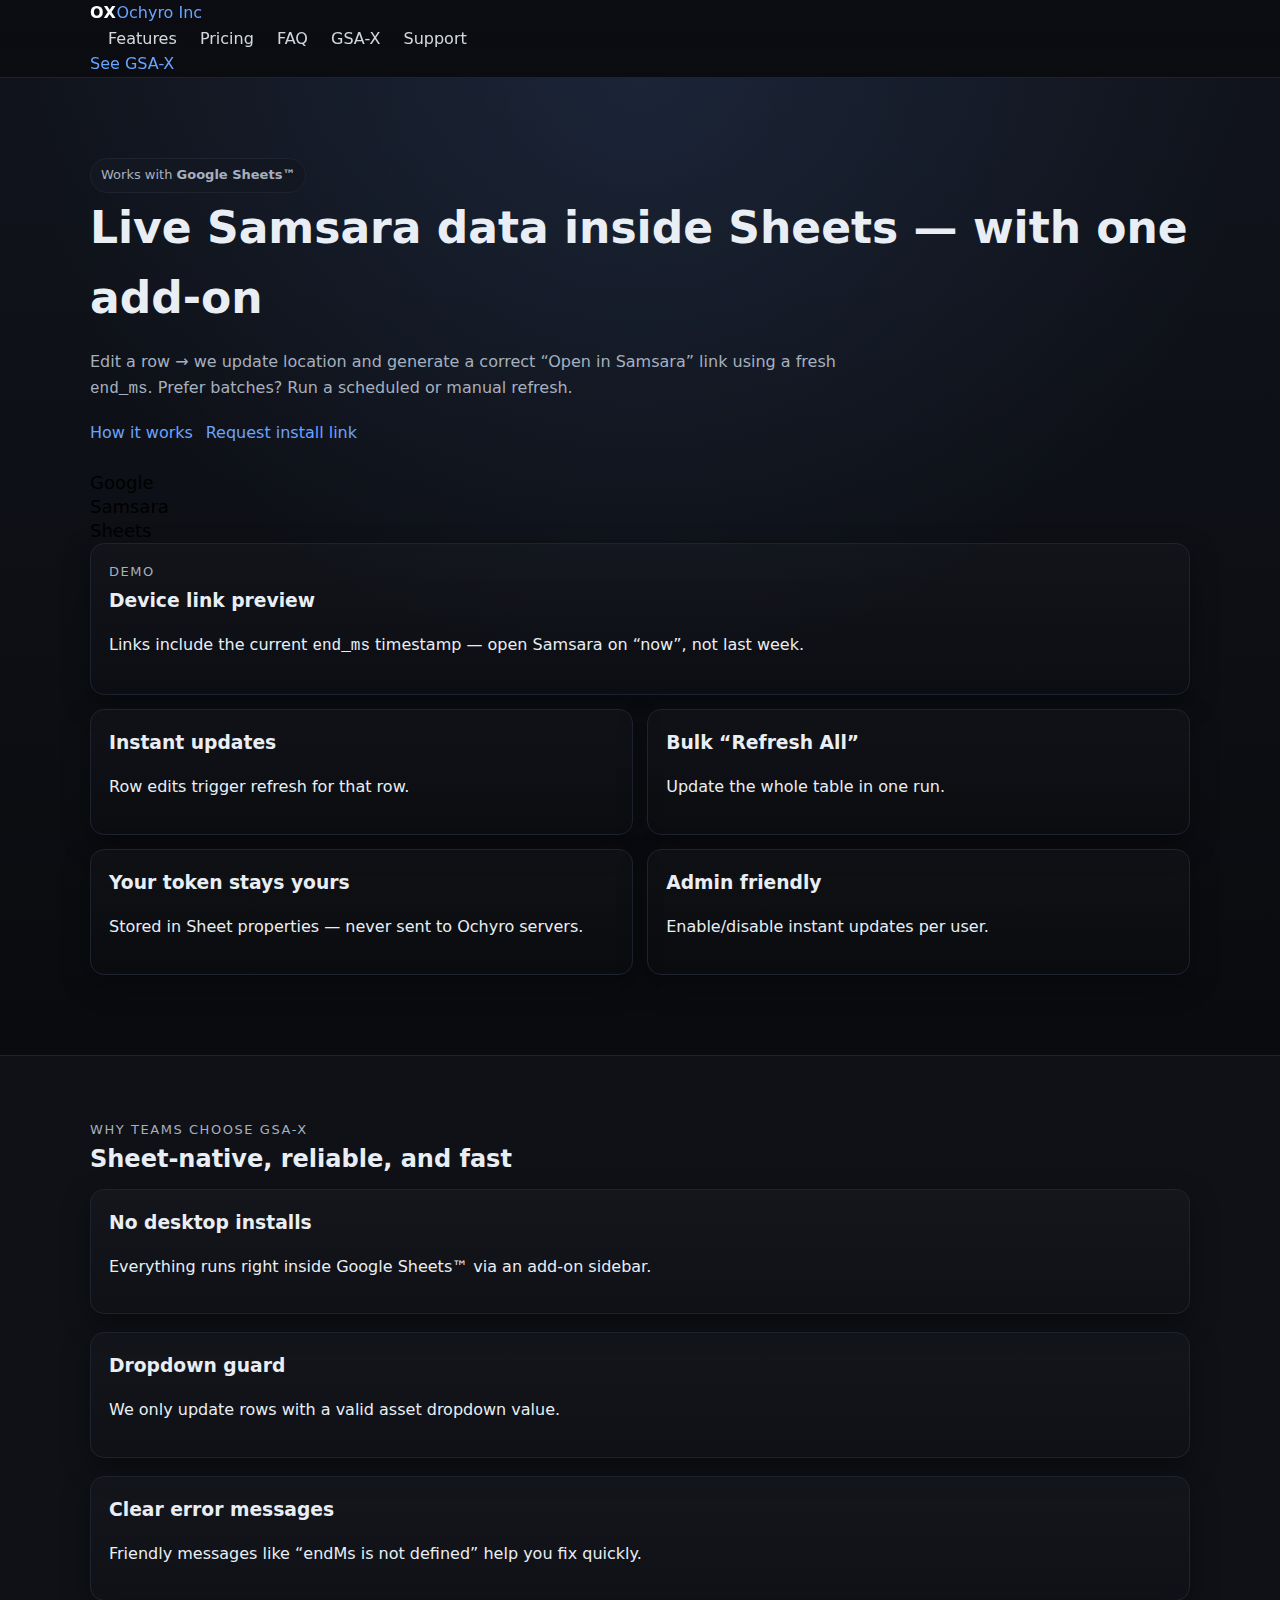
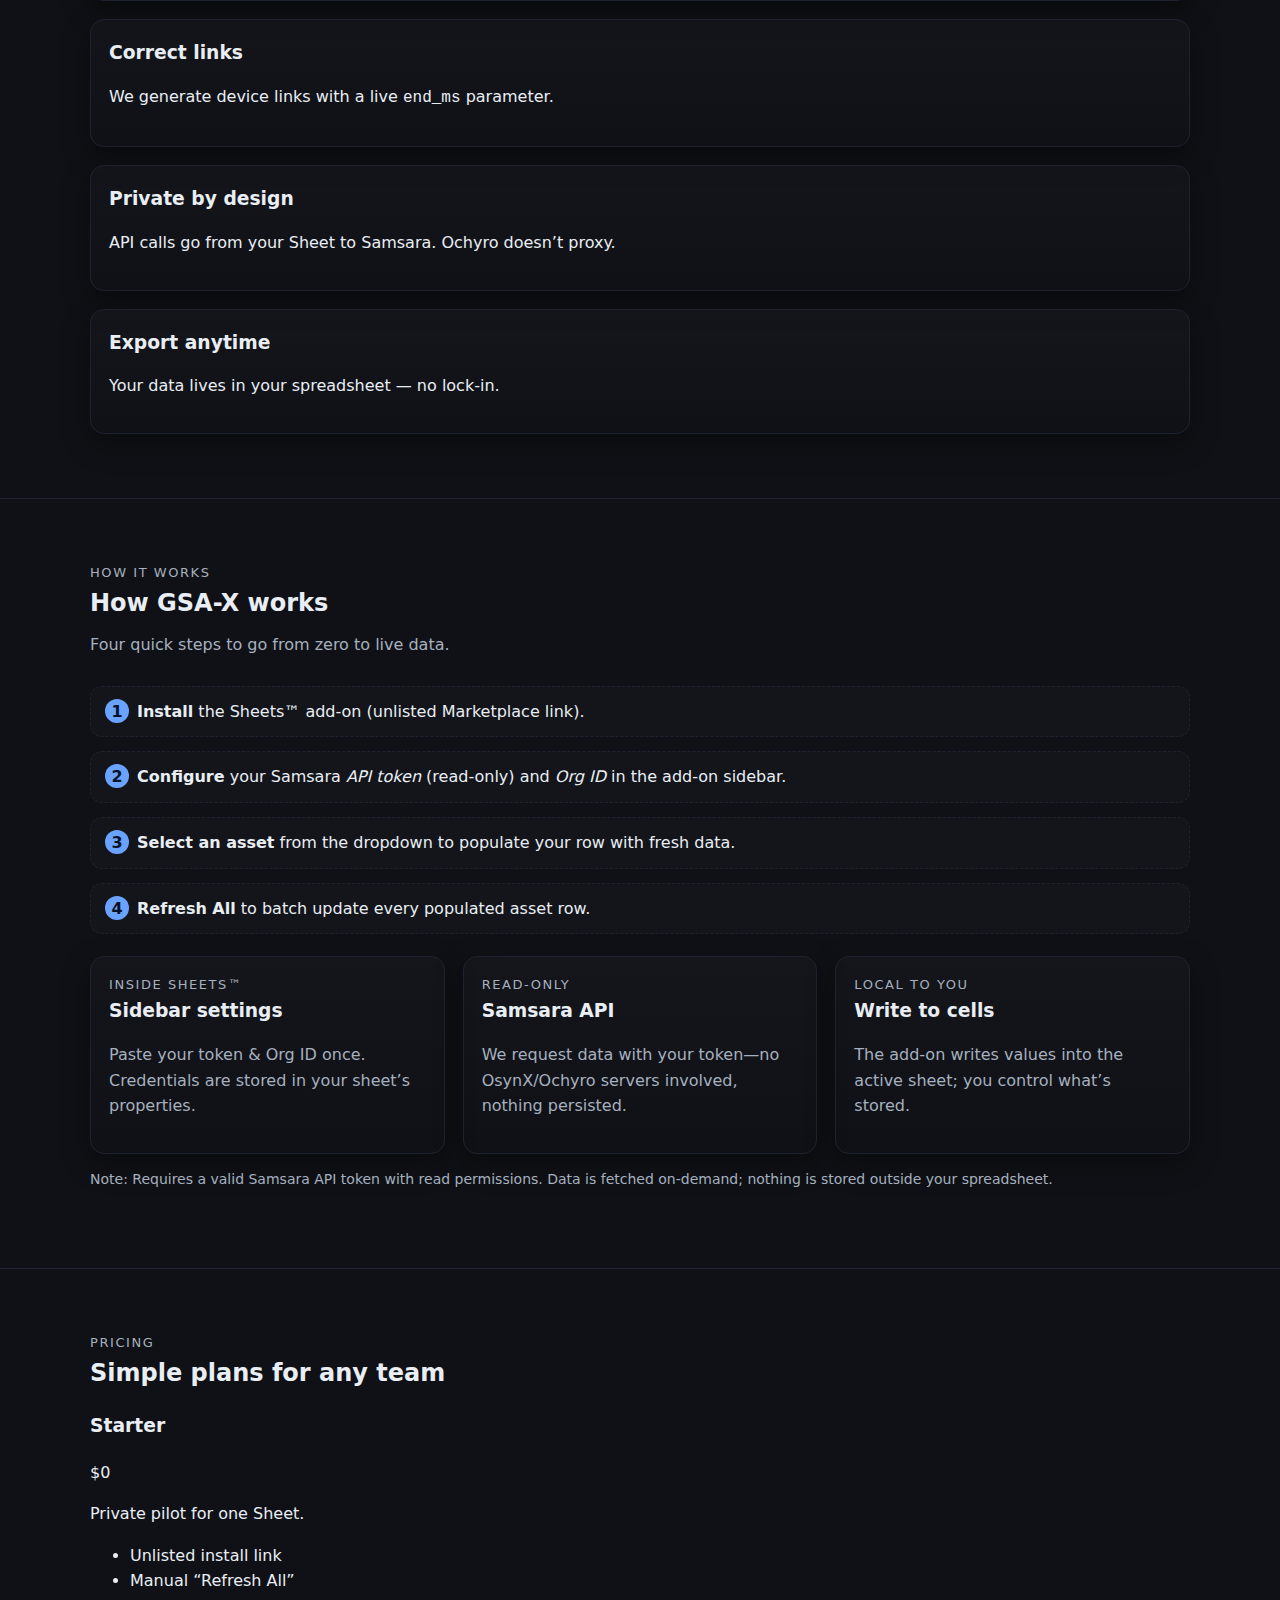
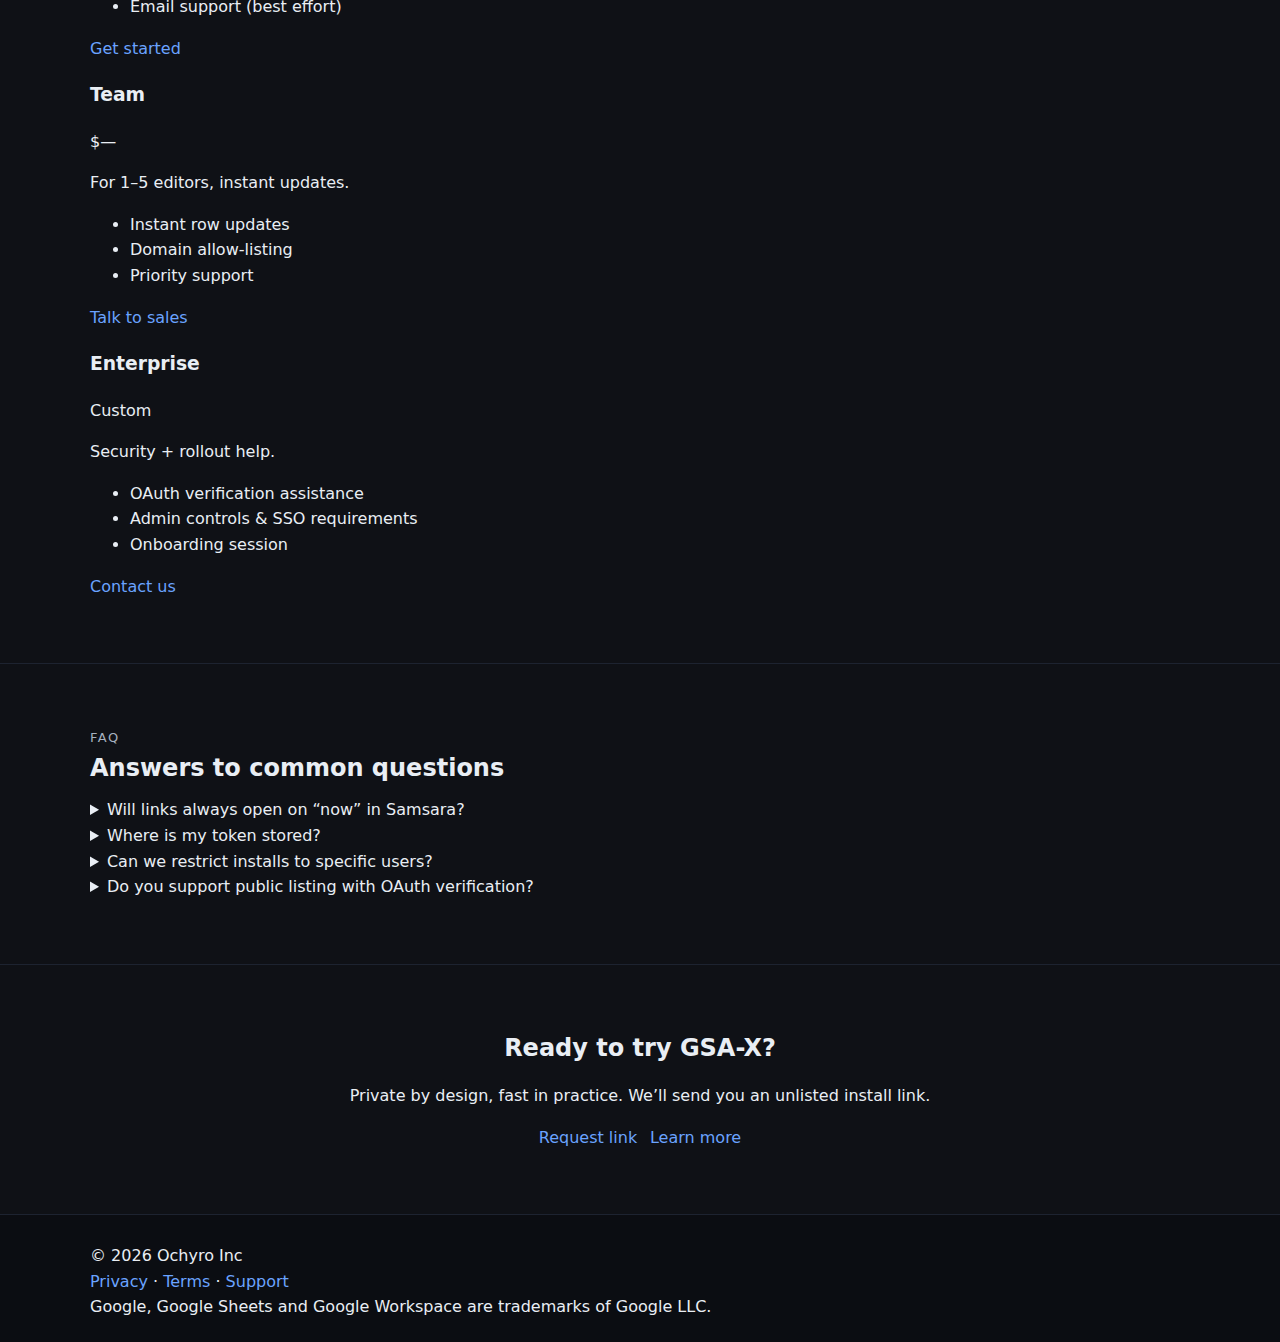
<file: index.html>
<!doctype html>
<html lang="en">
<head>
  <link rel="canonical" href="https://osynx.com/" />
  <meta charset="utf-8"/>
  <meta name="viewport" content="width=device-width, initial-scale=1"/>
  <title>Ochyro Inc — GSA-X for Google Sheets™</title>
  <meta name="description" content="GSA-X integrates Samsara with Google Sheets™. Instant row updates, scheduled refreshes, and link generation with end_ms — private by design."/>
  <meta property="og:title" content="GSA-X — Samsara → Google Sheets™"/>
  <meta property="og:description" content="Live Samsara locations and correct device links directly in Google Sheets™."/>
  <meta property="og:type" content="website"/>
  <link rel="stylesheet" href="styles.css"/>
</head>
<body>
<header class="site-header">
  <div class="container nav">
    <a class="brand" href="index.html" aria-label="Ochyro home">
      <span class="logo">OX</span><span>Ochyro Inc</span>
    </a>
    <nav class="links" aria-label="Primary">
      <a href="#features">Features</a>
      <a href="#pricing">Pricing</a>
      <a href="#faq">FAQ</a>
      <a href="gsa-x.html">GSA-X</a>
      <a href="support.html">Support</a>
    </nav>
    <a class="button" href="gsa-x.html">See GSA-X</a>
  </div>
</header>

<main>
  <!-- Hero -->
  <section class="hero">
    <div class="container wrap">
      <div>
        <div class="badge">Works with <strong>Google Sheets™</strong></div>
        <h1>Live Samsara data inside Sheets — with one add-on</h1>
        <p class="lead">Edit a row → we update location and generate a correct “Open in Samsara” link using a fresh <code>end_ms</code>. Prefer batches? Run a scheduled or manual refresh.</p>
        <div style="display:flex; gap:.8rem; margin-top:1.1rem; flex-wrap:wrap">
          <a class="button" href="#how">How it works</a>
          <a class="button secondary" href="mailto:ochyro@osynx.com">Request install link</a>
        </div>
        <div class="logos" style="margin-top:1.6rem">
          <img alt="Google" src="data:image/svg+xml;utf8,<svg xmlns='http://www.w3.org/2000/svg' width='88' height='24'><text x='0' y='18' font-family='system-ui,Segoe UI,Arial' font-size='18'>Google</text></svg>"/>
          <img alt="Samsara" src="data:image/svg+xml;utf8,<svg xmlns='http://www.w3.org/2000/svg' width='108' height='24'><text x='0' y='18' font-family='system-ui,Segoe UI,Arial' font-size='18'>Samsara</text></svg>"/>
          <img alt="Sheets" src="data:image/svg+xml;utf8,<svg xmlns='http://www.w3.org/2000/svg' width='92' height='24'><text x='0' y='18' font-family='system-ui,Segoe UI,Arial' font-size='18'>Sheets</text></svg>"/>
        </div>
      </div>

      <aside class="panel" role="img" aria-label="Preview">
        <div class="card" style="margin-bottom:.9rem">
          <div class="kicker">Demo</div>
          <h3 style="margin:.2rem 0 .4rem">Device link preview</h3>
          <p class="muted">Links include the current <code>end_ms</code> timestamp — open Samsara on “now”, not last week.</p>
        </div>
        <div class="grid" style="grid-template-columns:1fr 1fr; gap:.9rem">
          <div class="card"><h3>Instant updates</h3><p>Row edits trigger refresh for that row.</p></div>
          <div class="card"><h3>Bulk “Refresh All”</h3><p>Update the whole table in one run.</p></div>
          <div class="card"><h3>Your token stays yours</h3><p>Stored in Sheet properties — never sent to Ochyro servers.</p></div>
          <div class="card"><h3>Admin friendly</h3><p>Enable/disable instant updates per user.</p></div>
        </div>
      </aside>
    </div>
  </section>

  <!-- Features -->
  <section id="features" class="section">
    <div class="container">
      <div class="kicker">Why teams choose GSA-X</div>
      <h2>Sheet-native, reliable, and fast</h2>
      <div class="grid features">
        <div class="card"><h3>No desktop installs</h3><p>Everything runs right inside Google Sheets™ via an add-on sidebar.</p></div>
        <div class="card"><h3>Dropdown guard</h3><p>We only update rows with a valid asset dropdown value.</p></div>
        <div class="card"><h3>Clear error messages</h3><p>Friendly messages like “endMs is not defined” help you fix quickly.</p></div>
        <div class="card"><h3>Correct links</h3><p>We generate device links with a live <code>end_ms</code> parameter.</p></div>
        <div class="card"><h3>Private by design</h3><p>API calls go from your Sheet to Samsara. Ochyro doesn’t proxy.</p></div>
        <div class="card"><h3>Export anytime</h3><p>Your data lives in your spreadsheet — no lock-in.</p></div>
      </div>
    </div>
  </section>

  <!-- How it works -->
  <section id="how" class="section">
    <div class="container">
      <div class="kicker">How it works</div>
      <h2>How GSA-X works</h2>
      <p class="desc">Four quick steps to go from zero to live data.</p>

      <ol class="steps">
        <li><span class="step-num">1</span><strong>Install</strong> the Sheets™ add-on (unlisted Marketplace link).</li>
        <li><span class="step-num">2</span><strong>Configure</strong> your Samsara <em>API token</em> (read-only) and <em>Org ID</em> in the add-on sidebar.</li>
        <li><span class="step-num">3</span><strong>Select an asset</strong> from the dropdown to populate your row with fresh data.</li>
        <li><span class="step-num">4</span><strong>Refresh All</strong> to batch update every populated asset row.</li>
      </ol>

      <div class="grid grid-3" style="margin-top:22px">
        <div class="card">
          <div class="kicker">Inside Sheets™</div>
          <h3>Sidebar settings</h3>
          <p class="mute">Paste your token &amp; Org ID once. Credentials are stored in your sheet’s properties.</p>
        </div>
        <div class="card">
          <div class="kicker">Read-only</div>
          <h3>Samsara API</h3>
          <p class="mute">We request data with your token—no OsynX/Ochyro servers involved, nothing persisted.</p>
        </div>
        <div class="card">
          <div class="kicker">Local to you</div>
          <h3>Write to cells</h3>
          <p class="mute">The add-on writes values into the active sheet; you control what’s stored.</p>
        </div>
      </div>

      <p class="note" style="margin-top:14px">
        Note: Requires a valid Samsara API token with read permissions. Data is fetched on-demand; nothing is stored outside your spreadsheet.
      </p>
    </div>
  </section>

  <!-- Pricing -->
  <section id="pricing" class="section">
    <div class="container">
      <div class="kicker">Pricing</div>
      <h2>Simple plans for any team</h2>
      <div class="pricing">
        <div class="plan">
          <h3>Starter</h3>
          <div class="price">$0</div>
          <p class="muted">Private pilot for one Sheet.</p>
          <ul>
            <li>Unlisted install link</li>
            <li>Manual “Refresh All”</li>
            <li>Email support (best effort)</li>
          </ul>
          <div style="margin-top:1rem"><a class="button secondary" href="mailto:ochyro@osynx.com?subject=GSA-X%20Starter">Get started</a></div>
        </div>
        <div class="plan pop">
          <h3>Team</h3>
          <div class="price">$—</div>
          <p class="muted">For 1–5 editors, instant updates.</p>
          <ul>
            <li>Instant row updates</li>
            <li>Domain allow-listing</li>
            <li>Priority support</li>
          </ul>
          <div style="margin-top:1rem"><a class="button" href="mailto:ochyro@osynx.com?subject=GSA-X%20Team">Talk to sales</a></div>
        </div>
        <div class="plan">
          <h3>Enterprise</h3>
          <div class="price">Custom</div>
          <p class="muted">Security + rollout help.</p>
          <ul>
            <li>OAuth verification assistance</li>
            <li>Admin controls & SSO requirements</li>
            <li>Onboarding session</li>
          </ul>
          <div style="margin-top:1rem"><a class="button secondary" href="mailto:ochyro@osynx.com?subject=GSA-X%20Enterprise">Contact us</a></div>
        </div>
      </div>
    </div>
  </section>

  <!-- FAQ -->
  <section id="faq" class="section">
    <div class="container">
      <div class="kicker">FAQ</div>
      <h2>Answers to common questions</h2>
      <div class="faq">
        <details>
          <summary>Will links always open on “now” in Samsara?</summary>
          <p>Yes — we include a fresh <code>end_ms</code> timestamp when generating links, so the view aligns to the current time.</p>
        </details>
        <details>
          <summary>Where is my token stored?</summary>
          <p>In the Sheet’s document properties. It never touches Ochyro servers.</p>
        </details>
        <details>
          <summary>Can we restrict installs to specific users?</summary>
          <p>Yes. We distribute via unlisted Marketplace links and can enforce allow-lists by domain or email.</p>
        </details>
        <details>
          <summary>Do you support public listing with OAuth verification?</summary>
          <p>We can help your admin complete Google’s OAuth verification so the add-on installs externally without “unverified” warnings.</p>
        </details>
      </div>
    </div>
  </section>

  <!-- Closing CTA -->
  <section class="section">
    <div class="container panel" style="text-align:center">
      <h2>Ready to try GSA-X?</h2>
      <p class="muted" style="margin-bottom:1rem">Private by design, fast in practice. We’ll send you an unlisted install link.</p>
      <div style="display:flex; gap:.8rem; justify-content:center; flex-wrap:wrap">
        <a class="button" href="mailto:ochyro@osynx.com?subject=Request%20GSA-X%20install%20link">Request link</a>
        <a class="button secondary" href="gsa-x.html">Learn more</a>
      </div>
    </div>
  </section>
</main>

<footer class="site-footer">
  <div class="container row">
    <div>© <span id="y"></span> Ochyro Inc</div>
    <div><a href="privacy.html">Privacy</a> · <a href="terms.html">Terms</a> · <a href="support.html">Support</a></div>
    <div class="muted">Google, Google Sheets and Google Workspace are trademarks of Google LLC.</div>
  </div>
</footer>
<script>document.getElementById('y').textContent=new Date().getFullYear()</script>
</body>
</html>
</file>
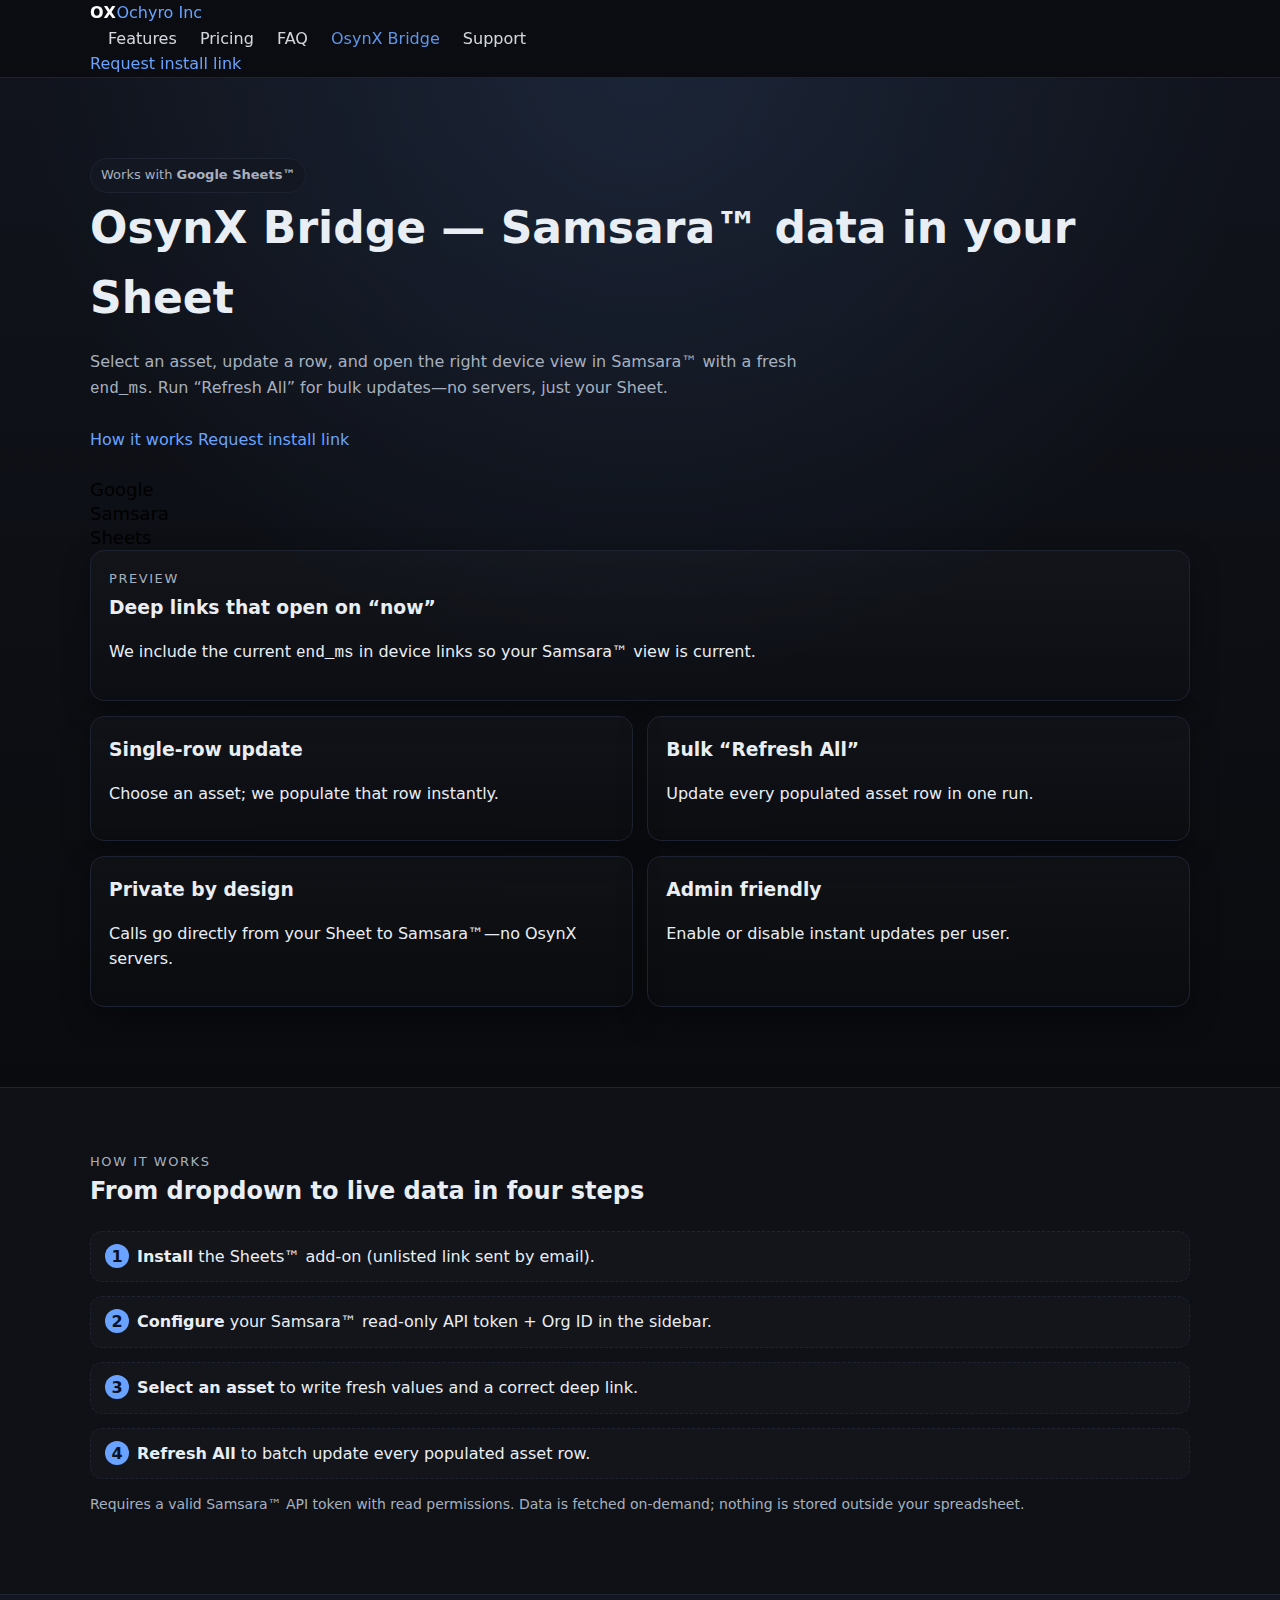
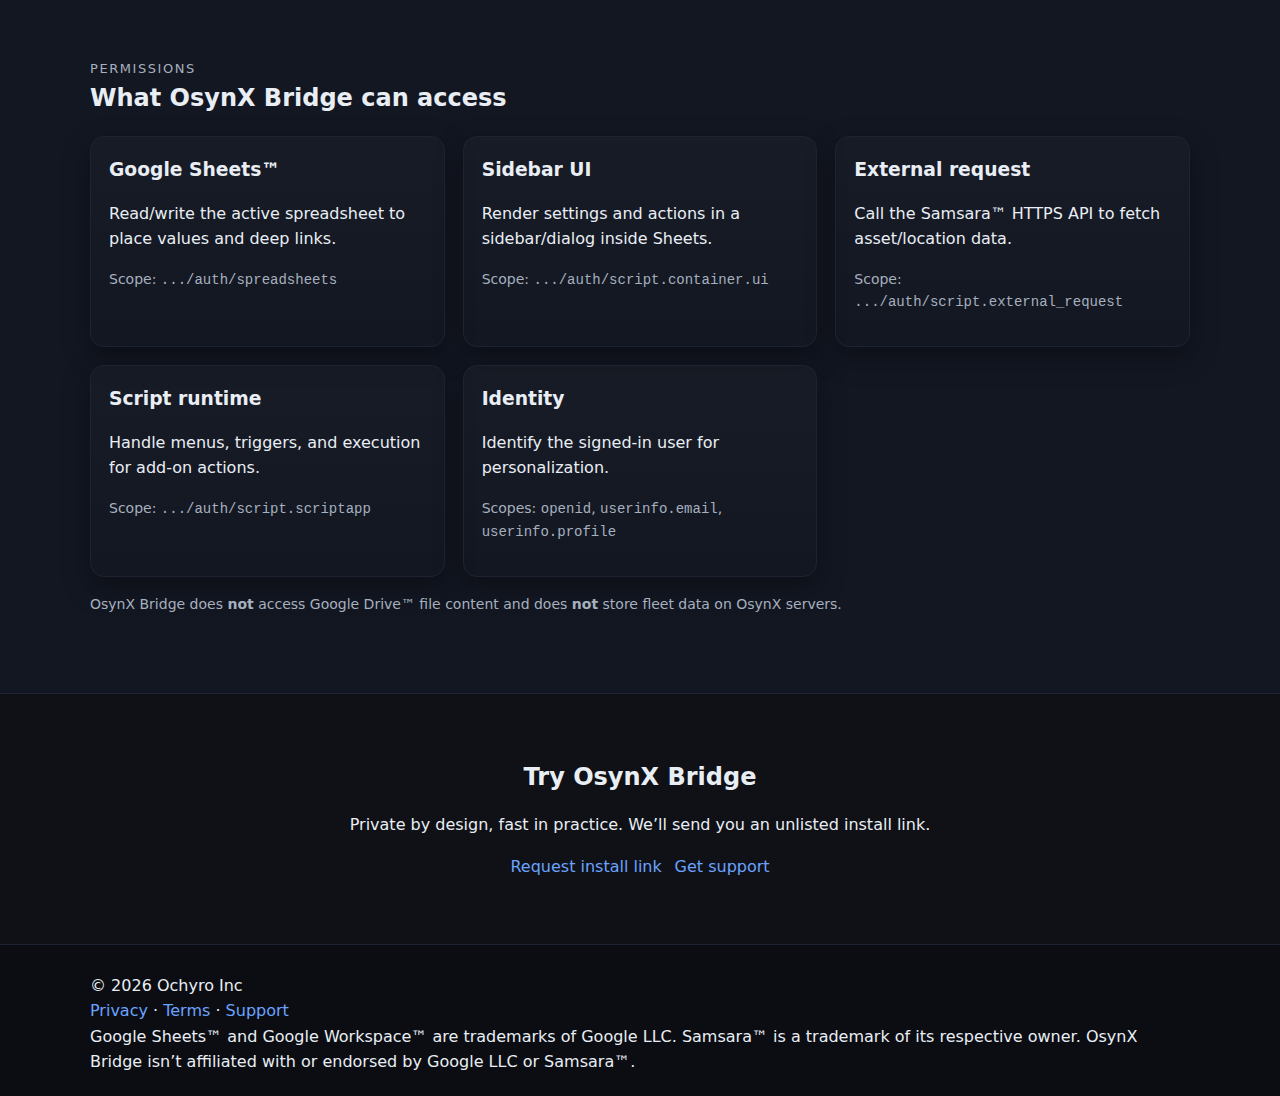
<file: osynx-bridge.html>
<!doctype html>
<html lang="en">
<head>
  <link rel="canonical" href="https://osynx.com/osynx-bridge.html" />
  <meta charset="utf-8"/>
  <meta name="viewport" content="width=device-width, initial-scale=1"/>
  <title>OsynX Bridge — Google Sheets™ add-on for Samsara™</title>
  <meta name="description" content="OsynX Bridge brings Samsara™ fleet data into Google Sheets™. Single-row updates, bulk refresh, and direct deep links—private by design."/>
  <meta property="og:title" content="OsynX Bridge — Samsara™ → Google Sheets™"/>
  <meta property="og:description" content="Look up assets, update rows, and open ‘now’ in Samsara™ right from Google Sheets™."/>
  <meta property="og:type" content="website"/>
  <link rel="stylesheet" href="styles.css"/>
</head>
<body>
<header class="site-header">
  <div class="container nav">
    <a class="brand" href="index.html" aria-label="Ochyro home">
      <span class="logo">OX</span><span>Ochyro Inc</span>
    </a>
    <nav class="links" aria-label="Primary">
      <a href="index.html#features">Features</a>
      <a href="index.html#pricing">Pricing</a>
      <a href="index.html#faq">FAQ</a>
      <a class="active" href="osynx-bridge.html">OsynX Bridge</a>
      <a href="support.html">Support</a>
    </nav>
    <a class="button" href="mailto:ochyro@osynx.com?subject=OsynX%20Bridge%20Install%20Request">Request install link</a>
  </div>
</header>

<main>
  <!-- Hero -->
  <section class="hero">
    <div class="container wrap">
      <div>
        <div class="badge">Works with <strong>Google Sheets™</strong></div>
        <h1>OsynX Bridge — Samsara™ data in your Sheet</h1>
        <p class="lead">
          Select an asset, update a row, and open the right device view in Samsara™ with a fresh
          <code>end_ms</code>. Run “Refresh All” for bulk updates—no servers, just your Sheet.
        </p>
        <div class="cta-row">
          <a class="button" href="#how">How it works</a>
          <a class="button secondary" href="mailto:ochyro@osynx.com?subject=OsynX%20Bridge%20Install%20Request">Request install link</a>
        </div>

        <div class="logos" style="margin-top:1.6rem">
          <img alt="Google"  src="data:image/svg+xml;utf8,<svg xmlns='http://www.w3.org/2000/svg' width='88' height='24'><text x='0' y='18' font-family='system-ui,Segoe UI,Arial' font-size='18'>Google</text></svg>"/>
          <img alt="Samsara" src="data:image/svg+xml;utf8,<svg xmlns='http://www.w3.org/2000/svg' width='108' height='24'><text x='0' y='18' font-family='system-ui,Segoe UI,Arial' font-size='18'>Samsara</text></svg>"/>
          <img alt="Sheets"  src="data:image/svg+xml;utf8,<svg xmlns='http://www.w3.org/2000/svg' width='92' height='24'><text x='0' y='18' font-family='system-ui,Segoe UI,Arial' font-size='18'>Sheets</text></svg>"/>
        </div>
      </div>

      <aside class="panel" aria-label="Product preview">
        <div class="card" style="margin-bottom:.9rem">
          <div class="kicker">Preview</div>
          <h3 style="margin:.2rem 0 .4rem">Deep links that open on “now”</h3>
          <p class="muted">We include the current <code>end_ms</code> in device links so your Samsara™ view is current.</p>
        </div>
        <div class="grid" style="grid-template-columns:1fr 1fr; gap:.9rem">
          <div class="card"><h3>Single-row update</h3><p>Choose an asset; we populate that row instantly.</p></div>
          <div class="card"><h3>Bulk “Refresh All”</h3><p>Update every populated asset row in one run.</p></div>
          <div class="card"><h3>Private by design</h3><p>Calls go directly from your Sheet to Samsara™—no OsynX servers.</p></div>
          <div class="card"><h3>Admin friendly</h3><p>Enable or disable instant updates per user.</p></div>
        </div>
      </aside>
    </div>
  </section>

  <!-- How it works -->
  <section id="how" class="section">
    <div class="container">
      <div class="kicker">How it works</div>
      <h2>From dropdown to live data in four steps</h2>
      <ol class="steps">
        <li><span class="step-num">1</span><strong>Install</strong> the Sheets™ add-on (unlisted link sent by email).</li>
        <li><span class="step-num">2</span><strong>Configure</strong> your Samsara™ read-only API token + Org ID in the sidebar.</li>
        <li><span class="step-num">3</span><strong>Select an asset</strong> to write fresh values and a correct deep link.</li>
        <li><span class="step-num">4</span><strong>Refresh All</strong> to batch update every populated asset row.</li>
      </ol>

      <p class="note" style="margin-top:14px">
        Requires a valid Samsara™ API token with read permissions. Data is fetched on-demand; nothing is stored outside your spreadsheet.
      </p>
    </div>
  </section>

  <!-- Permissions / Scopes -->
  <section class="section alt">
    <div class="container">
      <div class="kicker">Permissions</div>
      <h2>What OsynX Bridge can access</h2>
      <div class="grid grid-3" style="margin-top:18px">
        <div class="card">
          <h3>Google Sheets™</h3>
          <p class="muted">Read/write the active spreadsheet to place values and deep links.</p>
          <p class="note">Scope: <code>.../auth/spreadsheets</code></p>
        </div>
        <div class="card">
          <h3>Sidebar UI</h3>
          <p class="muted">Render settings and actions in a sidebar/dialog inside Sheets.</p>
          <p class="note">Scope: <code>.../auth/script.container.ui</code></p>
        </div>
        <div class="card">
          <h3>External request</h3>
          <p class="muted">Call the Samsara™ HTTPS API to fetch asset/location data.</p>
          <p class="note">Scope: <code>.../auth/script.external_request</code></p>
        </div>
        <div class="card">
          <h3>Script runtime</h3>
          <p class="muted">Handle menus, triggers, and execution for add-on actions.</p>
          <p class="note">Scope: <code>.../auth/script.scriptapp</code></p>
        </div>
        <div class="card">
          <h3>Identity</h3>
          <p class="muted">Identify the signed-in user for personalization.</p>
          <p class="note">Scopes: <code>openid</code>, <code>userinfo.email</code>, <code>userinfo.profile</code></p>
        </div>
      </div>
      <p class="note" style="margin-top:16px">
        OsynX Bridge does <strong>not</strong> access Google Drive™ file content and does <strong>not</strong> store fleet data on OsynX servers.
      </p>
    </div>
  </section>

  <!-- Pricing / CTA -->
  <section class="section">
    <div class="container panel" style="text-align:center">
      <h2>Try OsynX Bridge</h2>
      <p class="muted" style="margin-bottom:1rem">Private by design, fast in practice. We’ll send you an unlisted install link.</p>
      <div style="display:flex; gap:.8rem; justify-content:center; flex-wrap:wrap">
        <a class="button" href="mailto:ochyro@osynx.com?subject=Request%20OsynX%20Bridge%20install%20link">Request install link</a>
        <a class="button secondary" href="support.html">Get support</a>
      </div>
    </div>
  </section>
</main>

<footer class="site-footer">
  <div class="container row">
    <div>© <span id="y"></span> Ochyro Inc</div>
    <div><a href="privacy.html">Privacy</a> · <a href="terms.html">Terms</a> · <a href="support.html">Support</a></div>
    <div class="muted">
      Google Sheets™ and Google Workspace™ are trademarks of Google LLC. Samsara™ is a trademark of its respective owner.
      OsynX Bridge isn’t affiliated with or endorsed by Google LLC or Samsara™.
    </div>
  </div>
</footer>
<script>document.getElementById('y').textContent=new Date().getFullYear()</script>
</body>
</html>
</file>
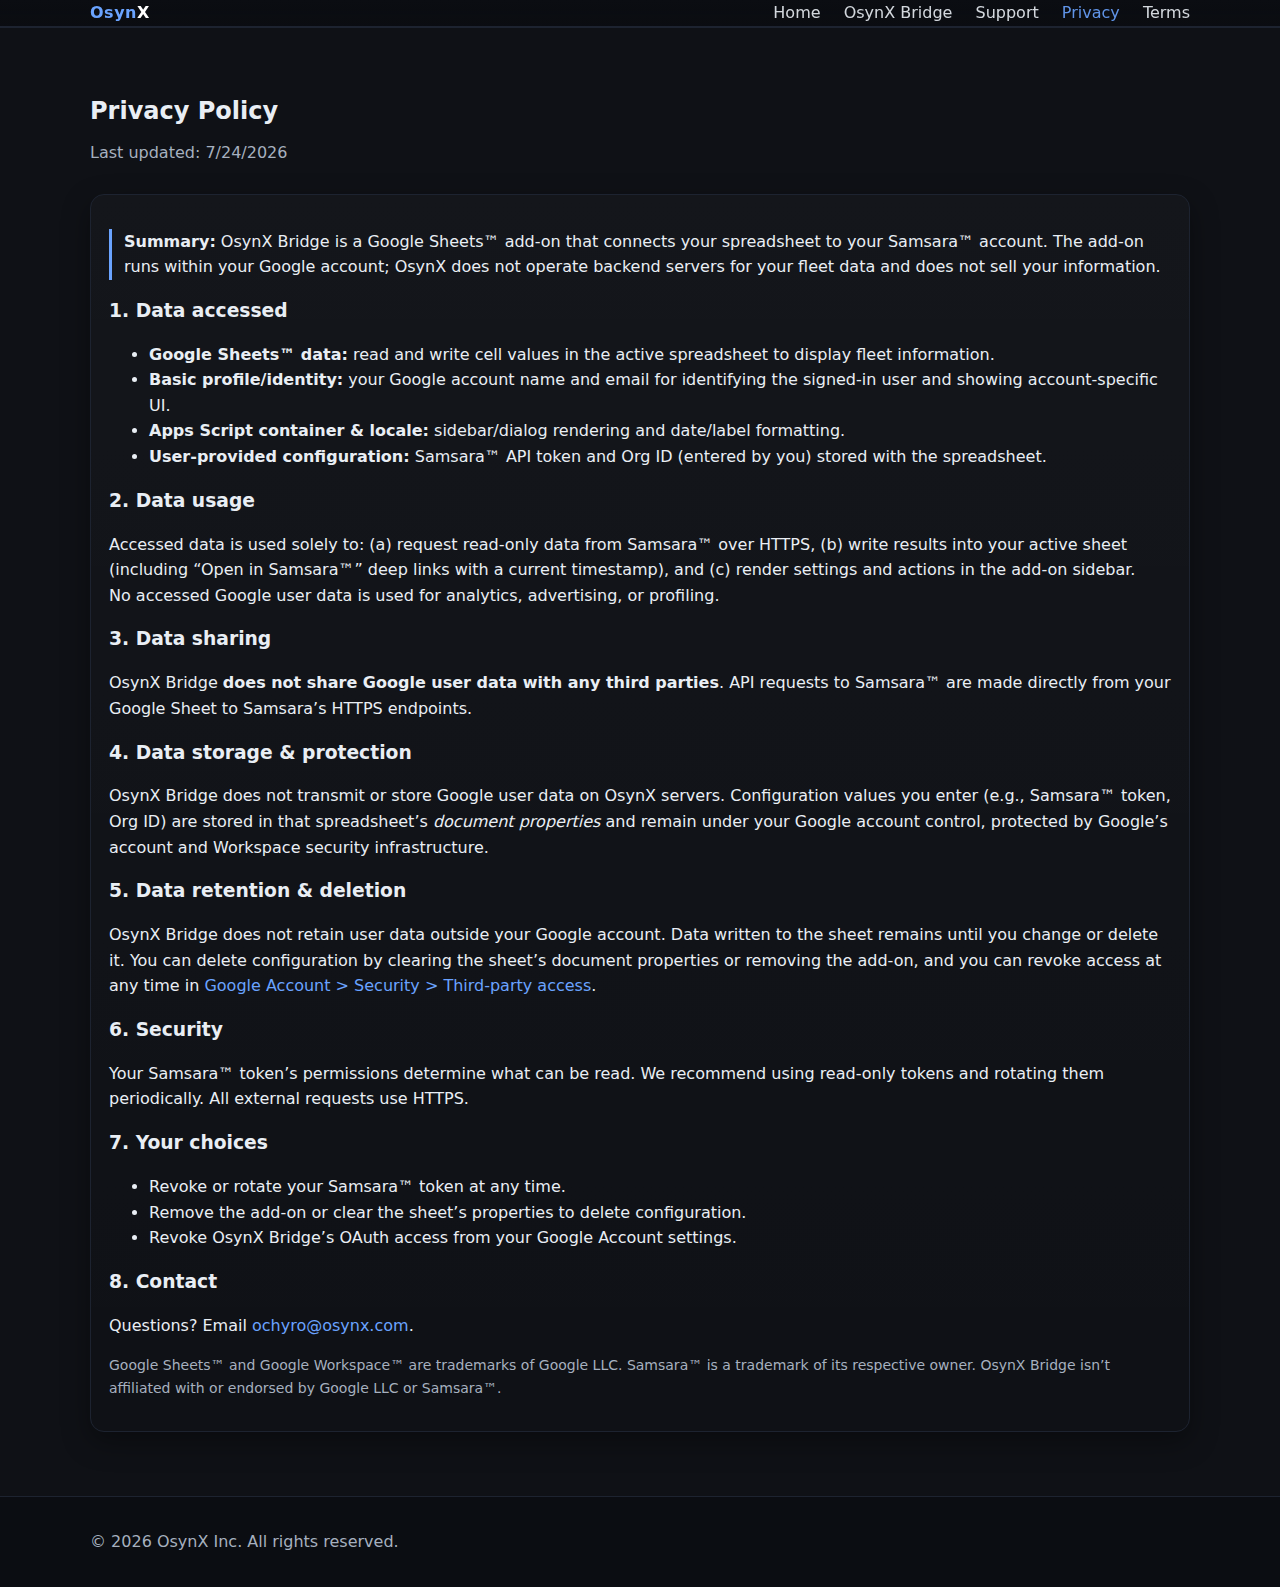
<file: privacy.html>
<!doctype html>
<html lang="en">
<head>
  <meta charset="utf-8"/>
  <meta name="viewport" content="width=device-width, initial-scale=1"/>
  <title>Privacy Policy — OsynX Bridge</title>
  <meta name="description" content="OsynX Bridge Privacy Policy: data accessed, usage, sharing, storage, retention, and deletion. No data leaves your Google account environment."/>
  <link rel="stylesheet" href="/styles.css"/>
  <link rel="canonical" href="https://osynx.com/privacy.html"/>
</head>
<body>
<header class="site-header">
  <div class="container flex between">
    <a class="logo" href="/"><span>Osyn</span>X</a>
    <nav>
      <a href="/">Home</a>
      <a href="/osynx-bridge.html">OsynX Bridge</a>
      <a href="/support.html">Support</a>
      <a class="active" href="/privacy.html">Privacy</a>
      <a href="/terms.html">Terms</a>
    </nav>
  </div>
</header>

<main>
  <section class="section">
    <div class="container">
      <h2>Privacy Policy</h2>
      <p class="desc">Last updated: <span id="d"></span></p>

      <div class="card">
        <p class="callout">
          <strong>Summary:</strong>
          OsynX Bridge is a Google Sheets™ add-on that connects your spreadsheet to your Samsara™ account.
          The add-on runs within your Google account; OsynX does not operate backend servers for your fleet data and does not sell your information.
        </p>

        <h3>1. Data accessed</h3>
        <ul>
          <li><strong>Google Sheets™ data:</strong> read and write cell values in the active spreadsheet to display fleet information.</li>
          <li><strong>Basic profile/identity:</strong> your Google account name and email for identifying the signed-in user and showing account-specific UI.</li>
          <li><strong>Apps Script container & locale:</strong> sidebar/dialog rendering and date/label formatting.</li>
          <li><strong>User-provided configuration:</strong> Samsara™ API token and Org ID (entered by you) stored with the spreadsheet.</li>
        </ul>

        <h3>2. Data usage</h3>
        <p>
          Accessed data is used solely to: (a) request read-only data from Samsara™ over HTTPS,
          (b) write results into your active sheet (including “Open in Samsara™” deep links with a current timestamp),
          and (c) render settings and actions in the add-on sidebar.
          <br/>No accessed Google user data is used for analytics, advertising, or profiling.
        </p>

        <h3>3. Data sharing</h3>
        <p>
          OsynX Bridge <strong>does not share Google user data with any third parties</strong>.
          API requests to Samsara™ are made directly from your Google Sheet to Samsara’s HTTPS endpoints.
        </p>

        <h3>4. Data storage & protection</h3>
        <p>
          OsynX Bridge does not transmit or store Google user data on OsynX servers.
          Configuration values you enter (e.g., Samsara™ token, Org ID) are stored in that spreadsheet’s
          <em>document properties</em> and remain under your Google account control,
          protected by Google’s account and Workspace security infrastructure.
        </p>

        <h3>5. Data retention & deletion</h3>
        <p>
          OsynX Bridge does not retain user data outside your Google account. Data written to the sheet remains
          until you change or delete it. You can delete configuration by clearing the sheet’s document properties
          or removing the add-on, and you can revoke access at any time in
          <a href="https://myaccount.google.com/permissions" target="_blank" rel="noopener">Google Account &gt; Security &gt; Third-party access</a>.
        </p>

        <h3>6. Security</h3>
        <p>
          Your Samsara™ token’s permissions determine what can be read. We recommend using read-only tokens
          and rotating them periodically. All external requests use HTTPS.
        </p>

        <h3>7. Your choices</h3>
        <ul>
          <li>Revoke or rotate your Samsara™ token at any time.</li>
          <li>Remove the add-on or clear the sheet’s properties to delete configuration.</li>
          <li>Revoke OsynX Bridge’s OAuth access from your Google Account settings.</li>
        </ul>

        <h3>8. Contact</h3>
        <p>Questions? Email <a href="mailto:ochyro@osynx.com">ochyro@osynx.com</a>.</p>

        <p class="note" style="margin-top:10px">
          Google Sheets™ and Google Workspace™ are trademarks of Google LLC. Samsara™ is a trademark of its respective owner.
          OsynX Bridge isn’t affiliated with or endorsed by Google LLC or Samsara™.
        </p>
      </div>
    </div>
  </section>
</main>

<footer class="site-footer">
  <div class="container">
    <p>© <span id="y"></span> OsynX Inc. All rights reserved.</p>
  </div>
</footer>

<script>
  document.getElementById('y').textContent = new Date().getFullYear();
  document.getElementById('d').textContent = new Date().toLocaleDateString();
</script>
</body>
</html>
</file>
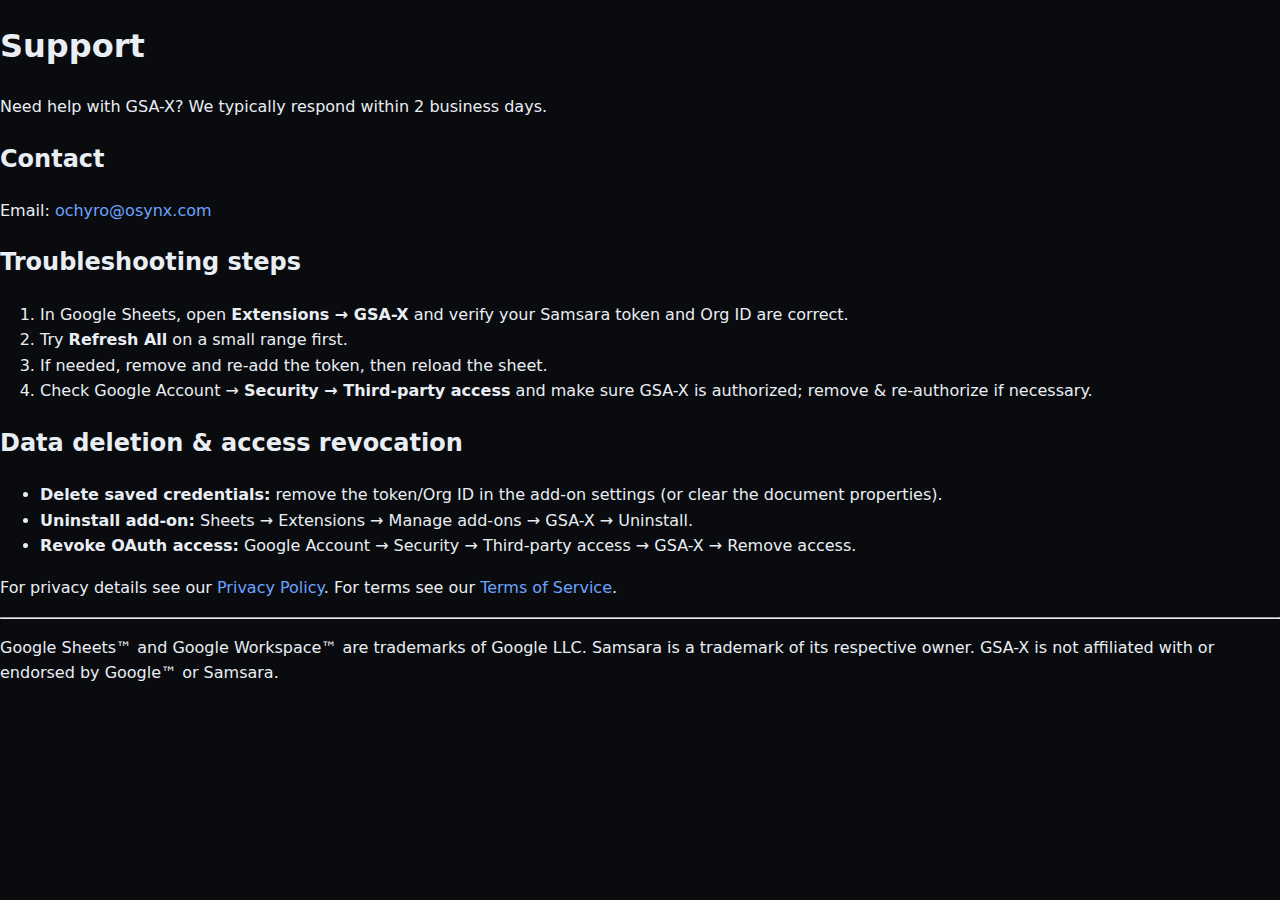
<file: support.html>
<!doctype html>
<html lang="en">
<head>
  <meta charset="utf-8" />
  <meta name="viewport" content="width=device-width, initial-scale=1" />
  <title>Support – GSA-X by Ochyro Inc</title>
  <link rel="stylesheet" href="/styles.css" />
</head>
<body>
  <main>
    <h1>Support</h1>
    <p>Need help with GSA-X? We typically respond within 2 business days.</p>

    <h2>Contact</h2>
    <p>Email: <a href="mailto:ochyro@osynx.com">ochyro@osynx.com</a></p>

    <h2>Troubleshooting steps</h2>
    <ol>
      <li>In Google Sheets, open <strong>Extensions → GSA-X</strong> and verify your Samsara token and Org ID are correct.</li>
      <li>Try <strong>Refresh All</strong> on a small range first.</li>
      <li>If needed, remove and re-add the token, then reload the sheet.</li>
      <li>Check Google Account → <strong>Security → Third-party access</strong> and make sure GSA-X is authorized; remove & re-authorize if necessary.</li>
    </ol>

    <h2>Data deletion & access revocation</h2>
    <ul>
      <li><strong>Delete saved credentials:</strong> remove the token/Org ID in the add-on settings (or clear the document properties).</li>
      <li><strong>Uninstall add-on:</strong> Sheets → Extensions → Manage add-ons → GSA-X → Uninstall.</li>
      <li><strong>Revoke OAuth access:</strong> Google Account → Security → Third-party access → GSA-X → Remove access.</li>
    </ul>

    <p>For privacy details see our <a href="/privacy.html">Privacy Policy</a>. For terms see our <a href="/terms.html">Terms of Service</a>.</p>

    <hr />
    <p>Google Sheets™ and Google Workspace™ are trademarks of Google LLC. Samsara is a trademark of its respective owner. GSA-X is not affiliated with or endorsed by Google™ or Samsara.</p>
  </main>
</body>
</html>
</file>
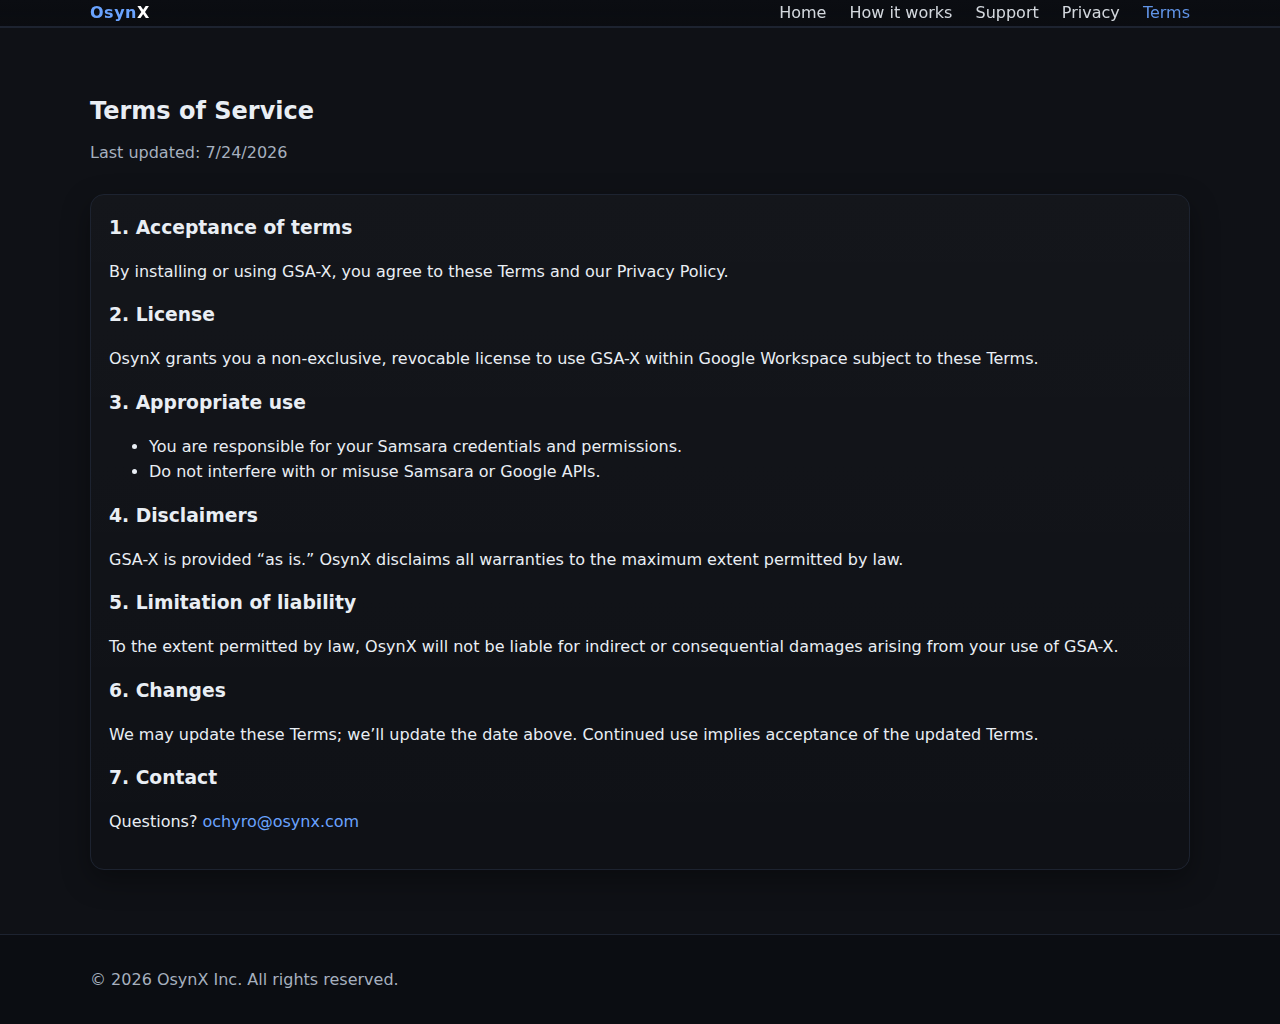
<file: terms.html>
<!doctype html>
<html lang="en">
<head>
  <meta charset="utf-8" />
  <meta name="viewport" content="width=device-width, initial-scale=1" />
  <title>Terms of Service — OsynX / GSA-X</title>
  <link rel="stylesheet" href="/styles.css" />
</head>
<body>
<header class="site-header">
  <div class="container flex between">
    <a class="logo" href="/"><span>Osyn</span>X</a>
    <nav>
      <a href="/">Home</a>
      <a href="/#how">How it works</a>
      <a href="/support.html">Support</a>
      <a href="/privacy.html">Privacy</a>
      <a class="active" href="/terms.html">Terms</a>
    </nav>
  </div>
</header>

<main>
  <section class="section">
    <div class="container">
      <h2>Terms of Service</h2>
      <p class="desc">Last updated: <span id="d"></span></p>

      <div class="card">
        <h3>1. Acceptance of terms</h3>
        <p>By installing or using GSA-X, you agree to these Terms and our Privacy Policy.</p>

        <h3>2. License</h3>
        <p>OsynX grants you a non-exclusive, revocable license to use GSA-X within Google Workspace subject to these Terms.</p>

        <h3>3. Appropriate use</h3>
        <ul>
          <li>You are responsible for your Samsara credentials and permissions.</li>
          <li>Do not interfere with or misuse Samsara or Google APIs.</li>
        </ul>

        <h3>4. Disclaimers</h3>
        <p>GSA-X is provided “as is.” OsynX disclaims all warranties to the maximum extent permitted by law.</p>

        <h3>5. Limitation of liability</h3>
        <p>To the extent permitted by law, OsynX will not be liable for indirect or consequential damages arising from your use of GSA-X.</p>

        <h3>6. Changes</h3>
        <p>We may update these Terms; we’ll update the date above. Continued use implies acceptance of the updated Terms.</p>

        <h3>7. Contact</h3>
        <p>Questions? <a href="mailto:ochyro@osynx.com">ochyro@osynx.com</a></p>
      </div>
    </div>
  </section>
</main>

<footer class="site-footer">
  <div class="container">
    <p>© <span id="y"></span> OsynX Inc. All rights reserved.</p>
  </div>
</footer>

<script>
document.getElementById('y').textContent=new Date().getFullYear();
document.getElementById('d').textContent=new Date().toLocaleDateString();
</script>
</body>
</html>
</file>
<file: styles.css>
/* ---------- Root / Tokens ---------- */
:root{
  --bg: #0a0b0e;
  --panel: #0f1116;
  --panel-2:#131722;
  --text: #e9eef4;
  --muted:#a6b0bf;
  --accent:#6aa3ff;
  --accent-2:#8ae6ff;
  --border:#1d2330;
  --ok:#25d07d;
  --warn:#ffd166;
  --danger:#ff6b6b;
  --radius: 14px;
  --shadow: 0 10px 28px rgba(0,0,0,.35);
}

*{box-sizing:border-box}
html,body{margin:0;padding:0;background:var(--bg);color:var(--text);font:16px/1.6 system-ui,-apple-system,Segoe UI,Roboto,Inter,Arial}
img{max-width:100%;display:block}
a{color:var(--accent);text-decoration:none}
a:hover{opacity:.9}
.container{width:min(1100px,92vw);margin-inline:auto}
.flex{display:flex;gap:20px}
.between{justify-content:space-between;align-items:center}

/* ---------- Header / Nav ---------- */
.site-header{
  position:sticky;top:0;z-index:5;background:linear-gradient(180deg,#0b0d12,rgba(11,13,18,.85));
  border-bottom:1px solid var(--border);backdrop-filter: blur(10px)
}
.logo{font-weight:700;letter-spacing:.5px;color:#fff}
.logo span{color:var(--accent)}
nav a{color:var(--text);opacity:.9;margin-left:18px}
nav a.active{color:var(--accent)}

/* ---------- Hero / Sections ---------- */
.hero{padding:80px 0;background:
  radial-gradient(80% 100% at 50% 0%, rgba(106,163,255,.12),rgba(0,0,0,0) 60%),
  linear-gradient(180deg,rgba(19,23,34,.7), rgba(19,23,34,0))
}
.hero h1{font-size:clamp(28px,4vw,44px);margin:0 0 14px}
.lead{color:var(--muted);max-width:760px}
.cta-row{margin-top:24px}
.btn{
  display:inline-flex;align-items:center;gap:10px;
  background:var(--accent);color:#081223;font-weight:600;
  padding:12px 18px;border-radius:10px;border:1px solid transparent
}
.btn.secondary{background:transparent;border-color:var(--border);color:var(--text)}
.badge{display:inline-block;background:var(--panel-2);border:1px solid var(--border);padding:6px 10px;border-radius:999px;color:var(--muted);font-size:13px}

/* ---------- Generic Section ---------- */
.section{padding:64px 0;border-top:1px solid var(--border);background:var(--panel)}
.section.alt{background:var(--panel-2)}
.section h2{margin:0 0 10px}
.section p.desc{color:var(--muted);margin:0 0 28px}

/* ---------- Cards / Grid ---------- */
.grid{display:grid;gap:18px}
.grid-2{grid-template-columns:repeat(2,minmax(0,1fr))}
.grid-3{grid-template-columns:repeat(3,minmax(0,1fr))}
@media (max-width:860px){.grid-2,.grid-3{grid-template-columns:1fr}}

.card{
  background:linear-gradient(180deg,rgba(255,255,255,.02),rgba(255,255,255,.0));
  border:1px solid var(--border);border-radius:var(--radius);padding:18px 18px;box-shadow:var(--shadow)
}
.card h3{margin:0 0 6px}
.kicker{color:var(--muted);font-size:13px;text-transform:uppercase;letter-spacing:.12em}

/* ---------- Steps ---------- */
.steps{display:grid;gap:14px;margin:20px 0 0;padding:0;list-style:none}
.steps li{
  border:1px dashed var(--border);border-radius:12px;padding:12px 14px;background:rgba(255,255,255,.02)
}
.step-num{
  display:inline-grid;place-items:center;width:24px;height:24px;
  background:var(--accent);color:#081223;border-radius:50%;font-weight:700;margin-right:8px
}

/* ---------- Footer ---------- */
.site-footer{background:#0b0d12;border-top:1px solid var(--border);padding:28px 0}
.site-footer p{color:var(--muted);margin:4px 0}

/* ---------- Helpers ---------- */
.mute{color:var(--muted)}
.note{font-size:14px;color:var(--muted)}
.callout{border-left:3px solid var(--accent);padding-left:12px}
.table-like{border:1px solid var(--border);border-radius:12px;overflow:hidden}
.table-like .row{display:grid;grid-template-columns:220px 1fr;border-top:1px solid var(--border)}
.table-like .row:first-child{border-top:0}
.table-like .cell{padding:12px 14px}
</file>
